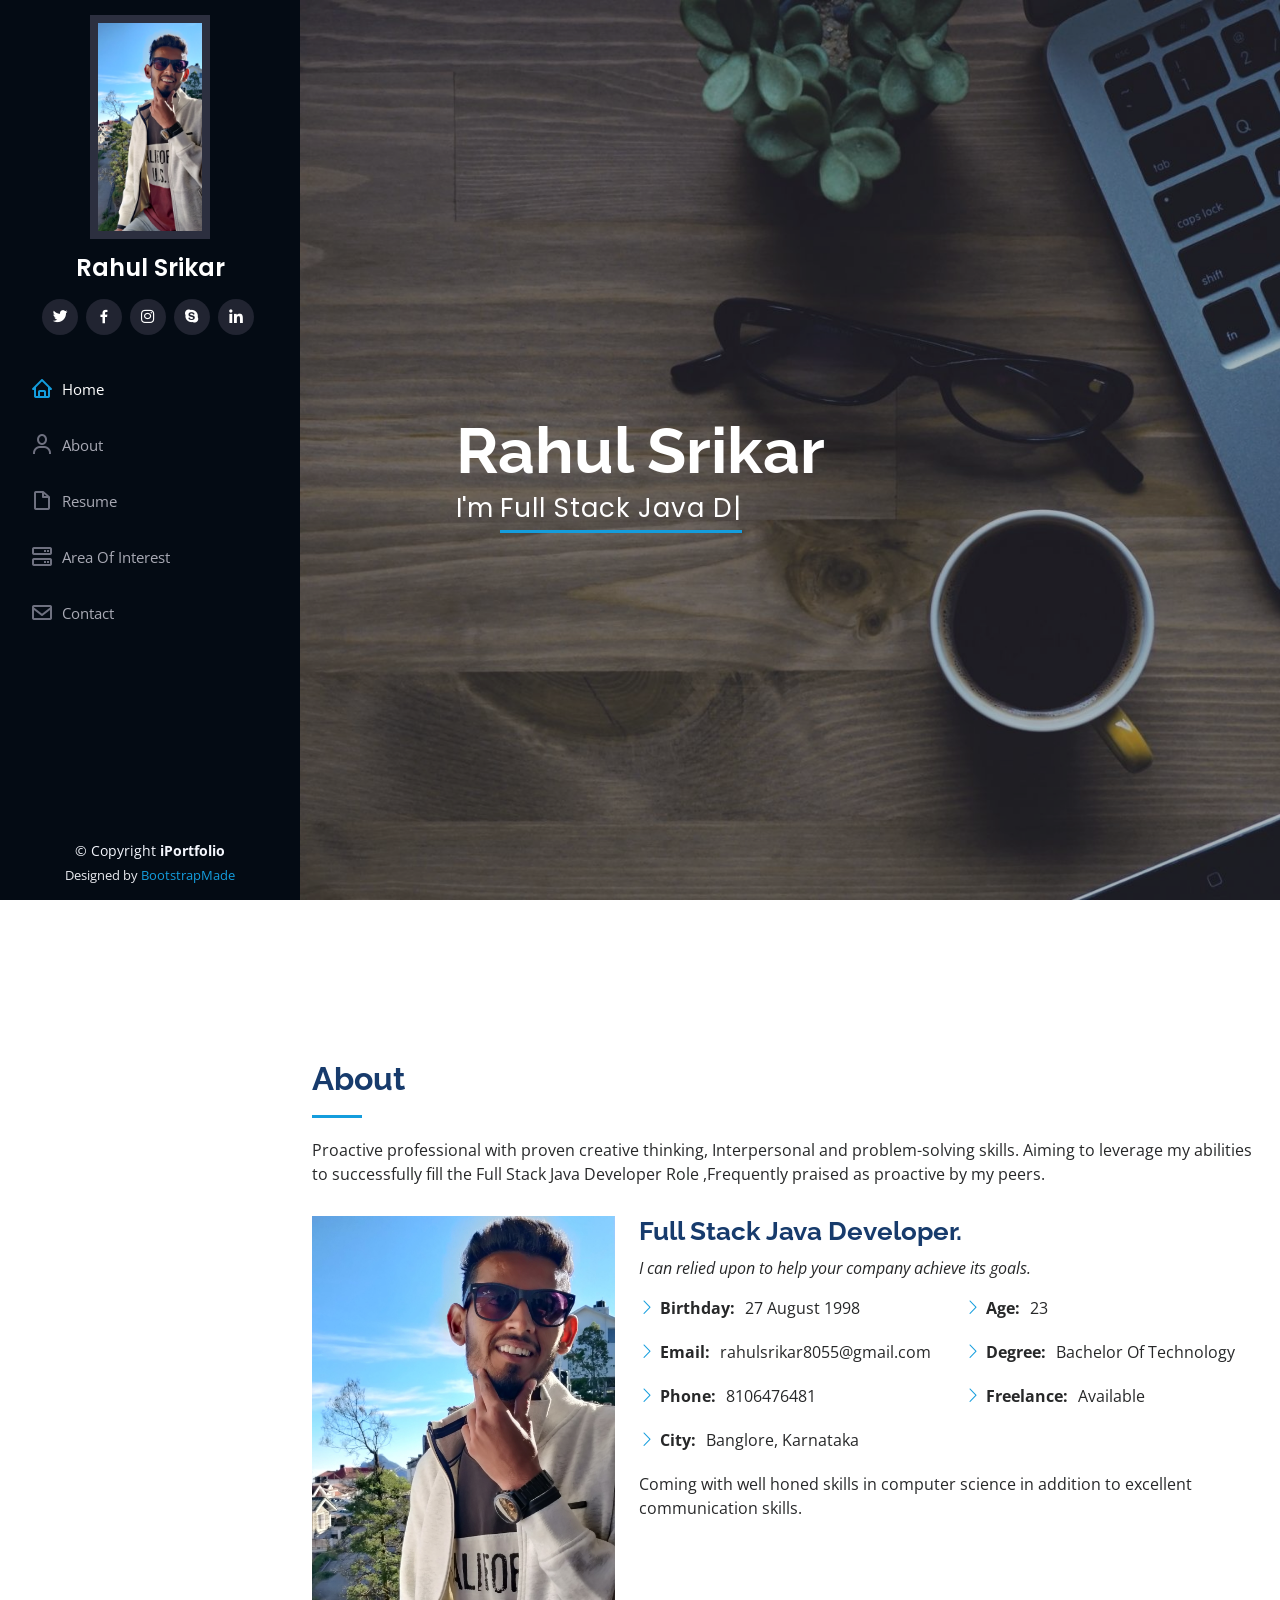
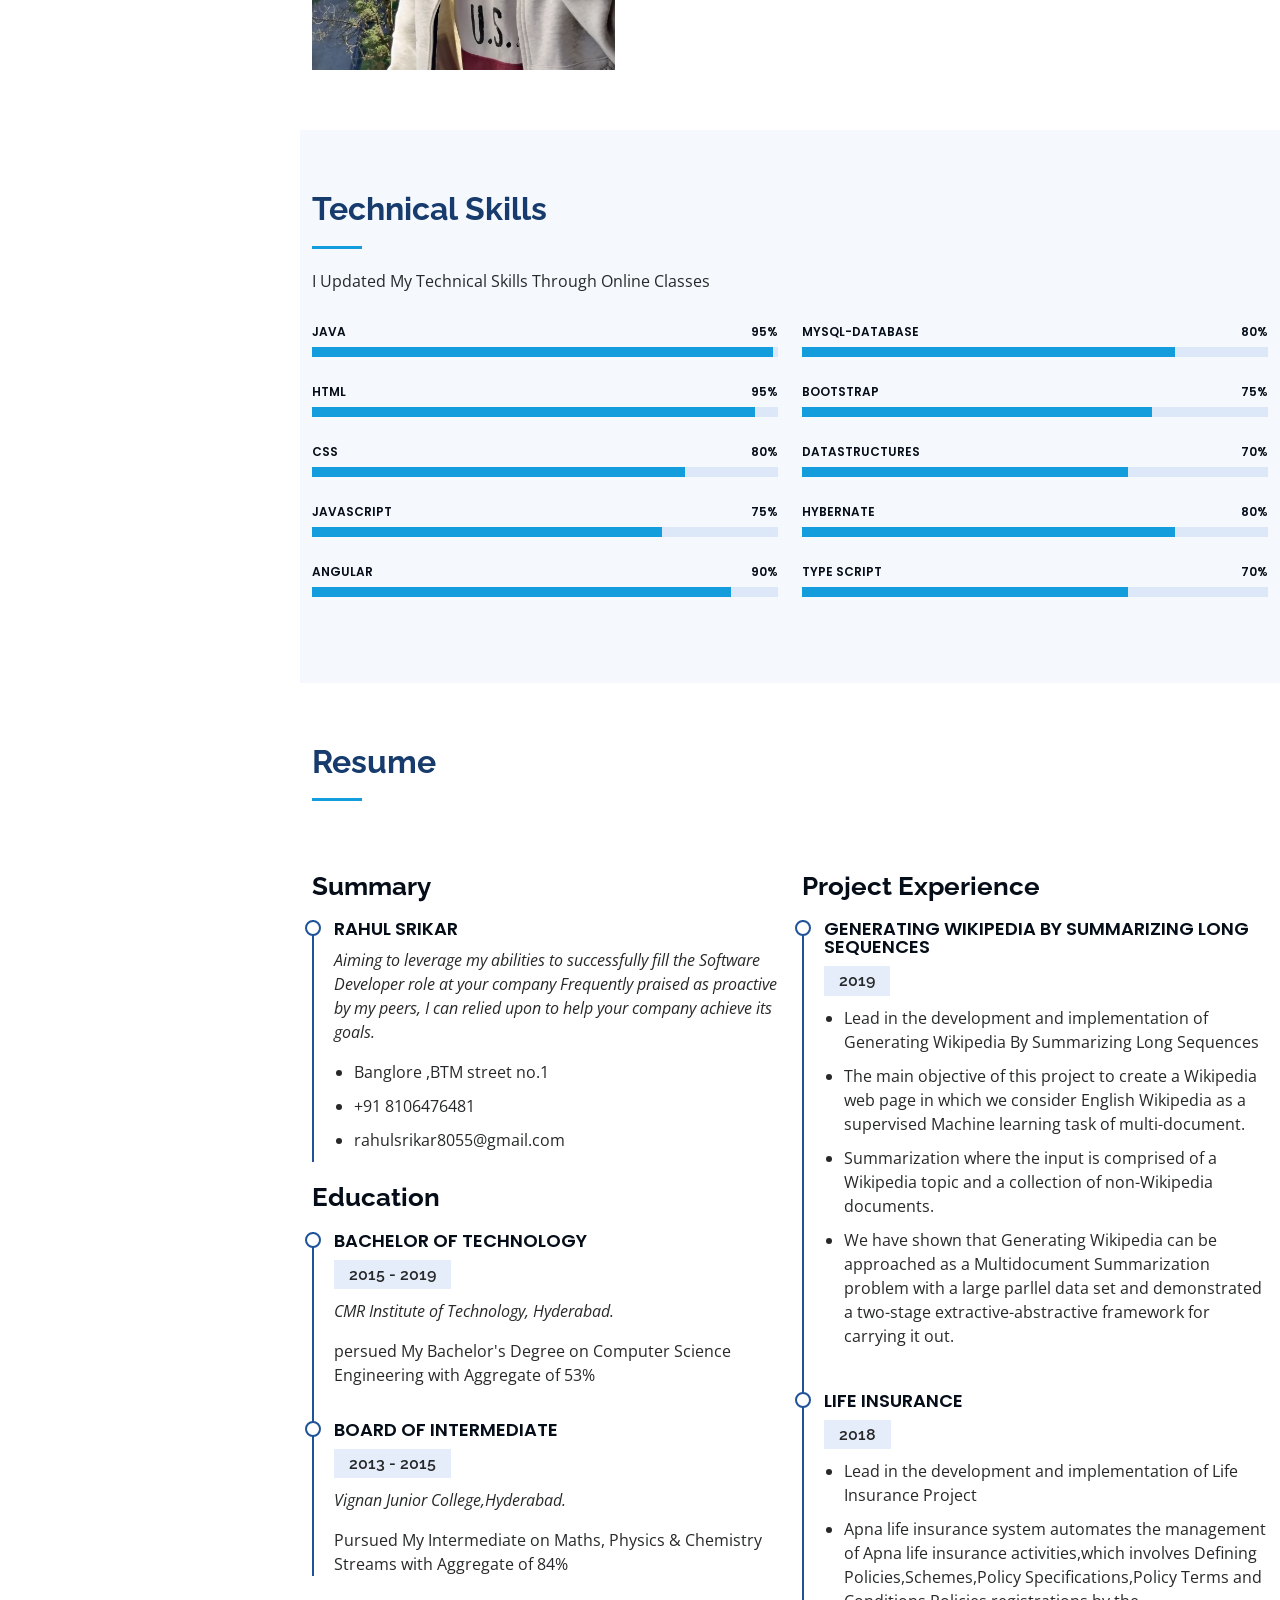
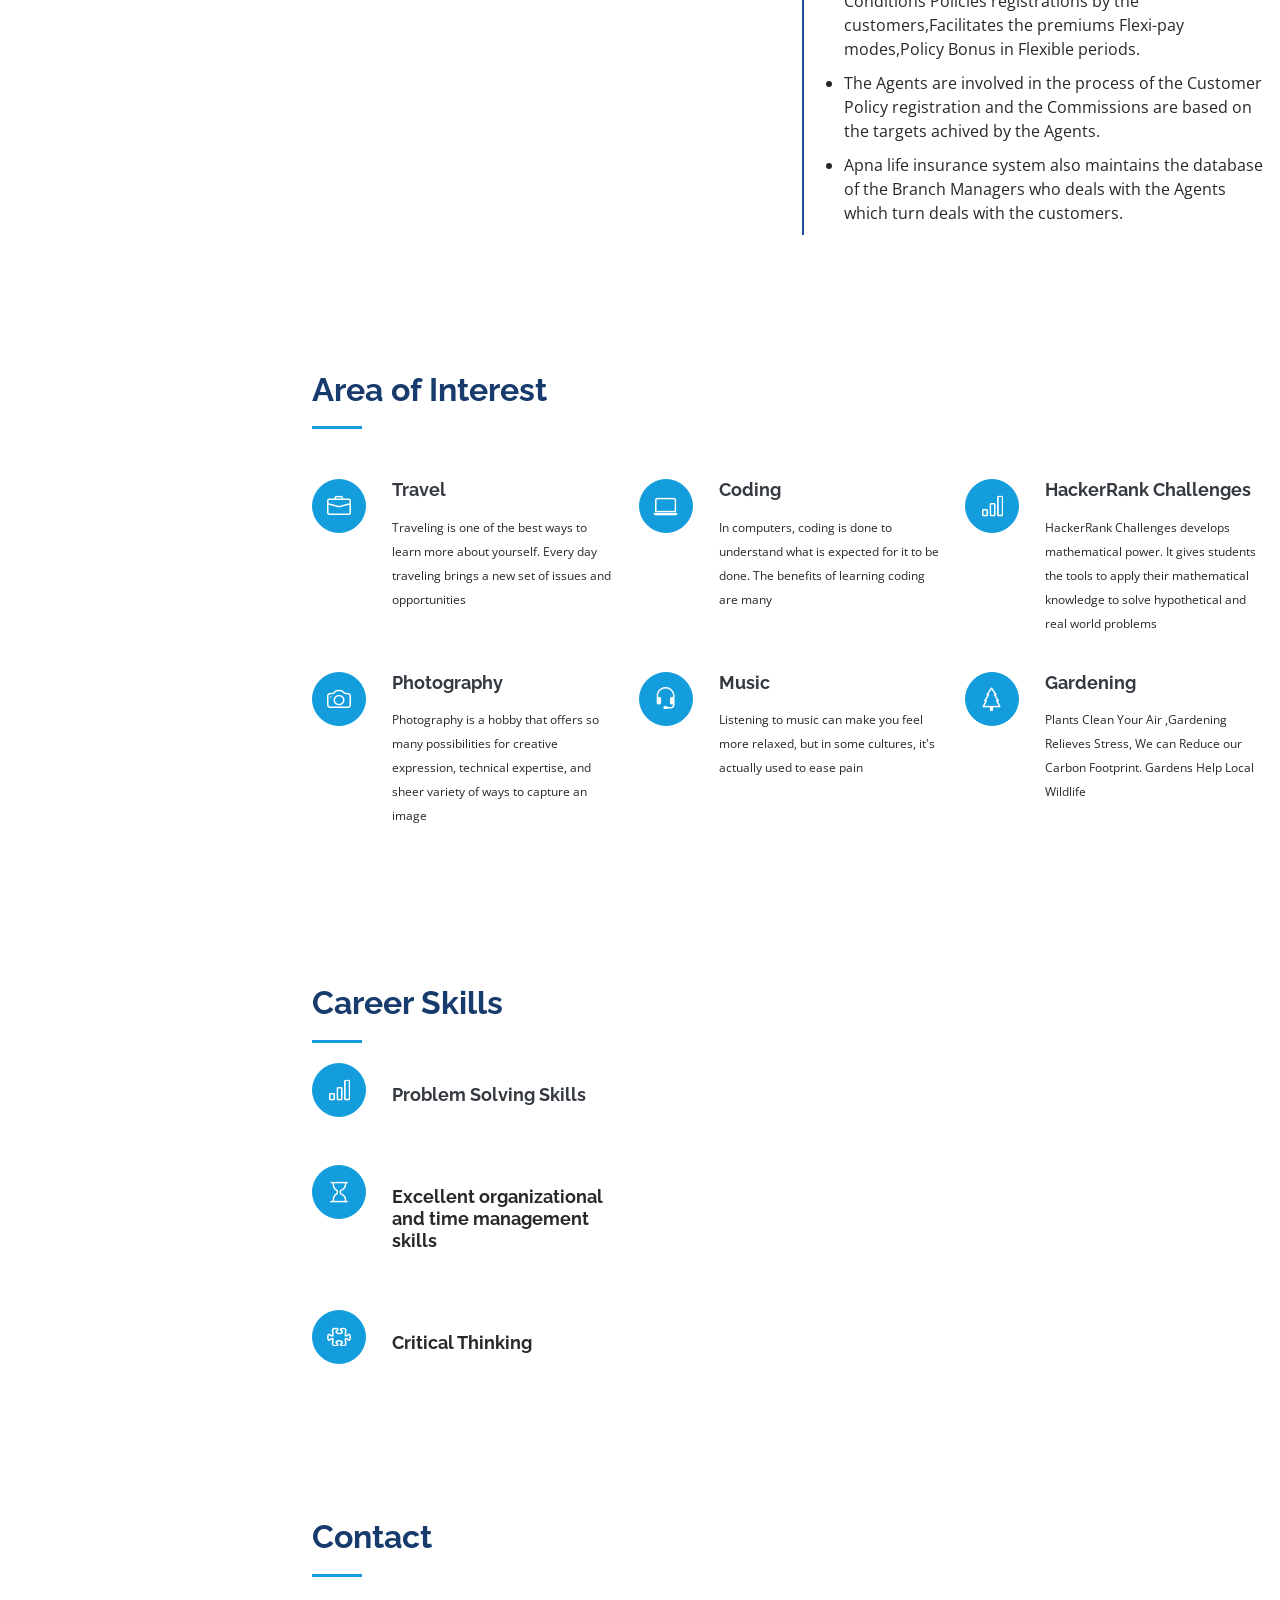
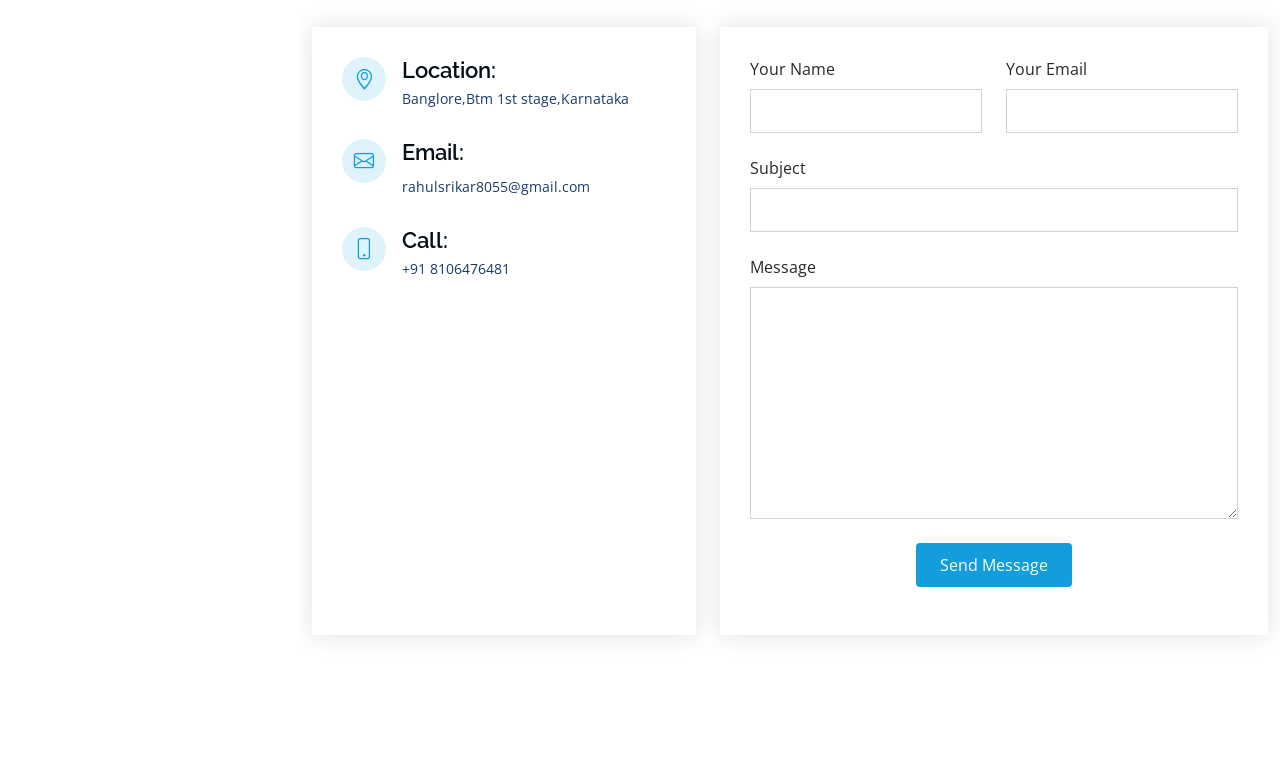
<file: index.html>
<!DOCTYPE html>
<html lang="en">

<head>
  <meta charset="utf-8">
  <meta content="width=device-width, initial-scale=1.0" name="viewport">

  <title>iPortfolio Bootstrap  - Index</title>
  <meta content="" name="description">
  <meta content="" name="keywords">

  <!-- Favicons -->
  <link href="assets/img/favicon.png" rel="icon">
  <link href="assets/img/apple-touch-icon.png" rel="apple-touch-icon">

  <!-- Google Fonts -->
  <link href="https://fonts.googleapis.com/css?family=Open+Sans:300,300i,400,400i,600,600i,700,700i|Raleway:300,300i,400,400i,500,500i,600,600i,700,700i|Poppins:300,300i,400,400i,500,500i,600,600i,700,700i" rel="stylesheet">

  <!-- Vendor CSS Files -->
  <link href="assets/vendor/aos/aos.css" rel="stylesheet">
  <link href="assets/vendor/bootstrap/css/bootstrap.min.css" rel="stylesheet">
  <link href="assets/vendor/bootstrap-icons/bootstrap-icons.css" rel="stylesheet">
  <link href="assets/vendor/boxicons/css/boxicons.min.css" rel="stylesheet">
  <link href="assets/vendor/glightbox/css/glightbox.min.css" rel="stylesheet">
  <link href="assets/vendor/swiper/swiper-bundle.min.css" rel="stylesheet">

  <!-- Template Main CSS File -->
  <link href="assets/css/style.css" rel="stylesheet">

  <!-- =======================================================
  * Template Name: iPortfolio - v3.3.0
  * Template URL: https://bootstrapmade.com/iportfolio-bootstrap-portfolio-websites-template/
  * Author: BootstrapMade.com
  * License: https://bootstrapmade.com/license/
  ======================================================== -->
</head>

<body>

  <!-- ======= Mobile nav toggle button ======= -->
  <i class="bi bi-list mobile-nav-toggle d-xl-none"></i>

  <!-- ======= Header ======= -->
  <header id="header">
    <div class="d-flex flex-column">

      <div class="profile">
        <img src="assets/img/IMG_20210310_082957.jpg" alt="" class="bxl-instagram">
        <h1 class="text-light"><a href="index.html">Rahul Srikar</a></h1>
        <div class="social-links mt-3 text-center">
          <a href="https://twitter.com/RahulSrikar2" class="twitter"><i class="bx bxl-twitter"></i></a>
          <a href="https://www.facebook.com/rahul.srikar" class="facebook"><i class="bx bxl-facebook"></i></a>
          <a href="https://www.instagram.com/rahulsrikar" class="instagram"><i class="bx bxl-instagram"></i></a>
          <a href="https://join.skype.com/invite/v0g5RwCcSepy" class="google-plus"><i class="bx bxl-skype"></i></a>
          <a href="https://www.linkedin.com/in/rahul-srikar/" class="linkedin"><i class="bx bxl-linkedin"></i></a>
        </div>
      </div>

      <nav id="navbar" class="nav-menu navbar">
        <ul>
          <li><a href="#hero" class="nav-link scrollto active"><i class="bx bx-home"></i> <span>Home</span></a></li>
          <li><a href="#about" class="nav-link scrollto"><i class="bx bx-user"></i> <span>About</span></a></li>
          <li><a href="#resume" class="nav-link scrollto"><i class="bx bx-file-blank"></i> <span>Resume</span></a></li>
          <!-- <li><a href="#Certifications" class="nav-link scrollto"><i class="bx bx-book-content"></i> <span>Certifications</span></a></li> -->
          <li><a href="#services" class="nav-link scrollto"><i class="bx bx-server"></i> <span>Area Of Interest</span></a></li>
          <li><a href="#contact" class="nav-link scrollto"><i class="bx bx-envelope"></i> <span>Contact</span></a></li>
        </ul>
      </nav><!-- .nav-menu -->
    </div>
  </header><!-- End Header -->

  <!-- ======= Hero Section ======= -->
  <section id="hero" class="d-flex flex-column justify-content-center align-items-center">
    
    <div class="hero-container" data-aos="fade-in">
    
      <h1>Rahul Srikar</h1>
      <p>I'm <span class="typed" data-typed-items="Full Stack Java Developer, Freelancer, Photographer"></span></p>
    </div>
  </section><!-- End Hero -->

  <main id="main">

    <!-- ======= About Section ======= -->
    <section id="about" class="about">
      <div class="container">

        <div class="section-title">
          <h2>About</h2>
          <p>Proactive professional with proven creative thinking, Interpersonal and problem-solving skills. Aiming to leverage my abilities to successfully fill the Full Stack Java Developer Role ,Frequently praised as proactive by my peers.
            </p>
        </div>

        <div class="row">
          <div class="col-lg-4" data-aos="fade-right">
            <img src="assets/img/profile.jpg" class="img-fluid" alt="">
          </div>
          <div class="col-lg-8 pt-4 pt-lg-0 content" data-aos="fade-left">
            <h3>Full Stack Java Developer.</h3>
            <p class="fst-italic">
              I can relied upon to help your company achieve its goals.
            </p>
            <div class="row">
              <div class="col-lg-6">
                <ul>
                  <li><i class="bi bi-chevron-right"></i> <strong>Birthday:</strong> <span>27 August 1998</span></li>
                  <li><i class="bi bi-chevron-right"></i> <strong>Email:</strong> <span>rahulsrikar8055@gmail.com</span></li>
                  <li><i class="bi bi-chevron-right"></i> <strong>Phone:</strong> <span>8106476481</span></li>
                  <li><i class="bi bi-chevron-right"></i> <strong>City:</strong> <span>Banglore, Karnataka</span></li>
                </ul>
              </div>
              <div class="col-lg-6">
                <ul>
                  <li><i class="bi bi-chevron-right"></i> <strong>Age:</strong> <span>23</span></li>
                  <li><i class="bi bi-chevron-right"></i> <strong>Degree:</strong> <span>Bachelor Of Technology</span></li>
                  <!-- <li><i class="bi bi-chevron-right"></i> <strong>PhEmailone:</strong> <span>email@example.com</span></li> -->
                  <li><i class="bi bi-chevron-right"></i> <strong>Freelance:</strong> <span>Available</span></li>
                </ul>
              </div>
            </div>
            <p>
              Coming with well honed skills in computer science in addition to excellent communication skills.
            </p>
          </div>
        </div>

      </div>
    </section><!-- End About Section -->

    <!-- ======= Facts Section ======= -->
    <!-- <section id="facts" class="facts">
      <div class="container">

        <div class="section-title">
          <h2>Facts</h2>
          <p>Magnam dolores commodi suscipit. Necessitatibus eius consequatur ex aliquid fuga eum quidem. Sit sint consectetur velit. Quisquam quos quisquam cupiditate. Et nemo qui impedit suscipit alias ea. Quia fugiat sit in iste officiis commodi quidem hic quas.</p>
        </div>

        <div class="row no-gutters">

          <div class="col-lg-3 col-md-6 d-md-flex align-items-md-stretch" data-aos="fade-up">
            <div class="count-box">
              <i class="bi bi-emoji-smile"></i>
              <span data-purecounter-start="0" data-purecounter-end="232" data-purecounter-duration="1" class="purecounter"></span>
              <p><strong>Happy Clients</strong> consequuntur quae</p>
            </div>
          </div>

          <div class="col-lg-3 col-md-6 d-md-flex align-items-md-stretch" data-aos="fade-up" data-aos-delay="100">
            <div class="count-box">
              <i class="bi bi-journal-richtext"></i>
              <span data-purecounter-start="0" data-purecounter-end="521" data-purecounter-duration="1" class="purecounter"></span>
              <p><strong>Projects</strong> adipisci atque cum quia aut</p>
            </div>
          </div>

          <div class="col-lg-3 col-md-6 d-md-flex align-items-md-stretch" data-aos="fade-up" data-aos-delay="200">
            <div class="count-box">
              <i class="bi bi-headset"></i>
              <span data-purecounter-start="0" data-purecounter-end="1453" data-purecounter-duration="1" class="purecounter"></span>
              <p><strong>Hours Of Support</strong> aut commodi quaerat</p>
            </div>
          </div>

          <div class="col-lg-3 col-md-6 d-md-flex align-items-md-stretch" data-aos="fade-up" data-aos-delay="300">
            <div class="count-box">
              <i class="bi bi-people"></i>
              <span data-purecounter-start="0" data-purecounter-end="32" data-purecounter-duration="1" class="purecounter"></span>
              <p><strong>Hard Workers</strong> rerum asperiores dolor</p>
            </div>
          </div>

        </div>

      </div> -->
    </section><!-- End Facts Section -->

    <!-- ======= Skills Section ======= -->
    <section id="skills" class="skills section-bg">
      <div class="container">

        <div class="section-title">
          <h2>Technical Skills</h2>
          <p>I Updated My Technical Skills Through Online Classes</p>
        </div>

        <div class="row skills-content">

          <div class="col-lg-6" data-aos="fade-up">

            <div class="progress">
              <span class="skill">JAVA <i class="val">95%</i></span>
              <div class="progress-bar-wrap">
                <div class="progress-bar" role="progressbar" aria-valuenow="99" aria-valuemin="0" aria-valuemax="100"></div>
              </div>
            </div>

            <div class="progress">
              <span class="skill">HTML <i class="val">95%</i></span>
              <div class="progress-bar-wrap">
                <div class="progress-bar" role="progressbar" aria-valuenow="95" aria-valuemin="0" aria-valuemax="100"></div>
              </div>
            </div>
            <div class="progress">
              <span class="skill">CSS <i class="val">80%</i></span>
              <div class="progress-bar-wrap">
                <div class="progress-bar" role="progressbar" aria-valuenow="80" aria-valuemin="0" aria-valuemax="100"></div>
              </div>
            </div>

            <div class="progress">
              <span class="skill">JavaScript <i class="val">75%</i></span>
              <div class="progress-bar-wrap">
                <div class="progress-bar" role="progressbar" aria-valuenow="75" aria-valuemin="0" aria-valuemax="100"></div>
              </div>
            </div>
            
            <div class="progress">
              <span class="skill">Angular <i class="val">90%</i></span>
              <div class="progress-bar-wrap">
                <div class="progress-bar" role="progressbar" aria-valuenow="90" aria-valuemin="0" aria-valuemax="100"></div>
              </div>
            </div>

          </div>

          <div class="col-lg-6" data-aos="fade-up" data-aos-delay="100">

            <div class="progress">
              <span class="skill">MySQL-DATABASE<i class="val">80%</i></span>
              <div class="progress-bar-wrap">
                <div class="progress-bar" role="progressbar" aria-valuenow="80" aria-valuemin="0" aria-valuemax="100"></div>
              </div>
            </div>

            <div class="progress">
              <span class="skill">BOOTSTRAP<i class="val">75%</i></span>
              <div class="progress-bar-wrap">
                <div class="progress-bar" role="progressbar" aria-valuenow="75" aria-valuemin="0" aria-valuemax="100"></div>
              </div>
            </div>

            <div class="progress">
              <span class="skill">DataStructures <i class="val">70%</i></span>
              <div class="progress-bar-wrap">
                <div class="progress-bar" role="progressbar" aria-valuenow="70" aria-valuemin="0" aria-valuemax="100"></div>
              </div>
            </div>

          
          <div class="progress">
            <span class="skill">Hybernate <i class="val">80%</i></span>
            <div class="progress-bar-wrap">
              <div class="progress-bar" role="progressbar" aria-valuenow="80" aria-valuemin="0" aria-valuemax="100"></div>
            </div>
          </div>
          
          <div class="progress">
            <span class="skill">Type Script<i class="val">70%</i></span>
            <div class="progress-bar-wrap">
              <div class="progress-bar" role="progressbar" aria-valuenow="70" aria-valuemin="0" aria-valuemax="100"></div>
            </div>
          </div>
        </div>
       </div>
      </div>
    </section><!-- End Skills Section -->

    <!-- ======= Resume Section ======= -->
    <section id="resume" class="resume">
      <div class="container">

        <div class="section-title">
          <h2>Resume</h2>
          <!-- <p>Magnam dolores commodi suscipit. Necessitatibus eius consequatur ex aliquid fuga eum quidem. Sit sint consectetur velit. Quisquam quos quisquam cupiditate. Et nemo qui impedit suscipit alias ea. Quia fugiat sit in iste officiis commodi quidem hic quas.</p> -->
        </div>

        <div class="row">
          <div class="col-lg-6" data-aos="fade-up">
            <h3 class="resume-title">Summary</h3>
            <div class="resume-item pb-0">
              <h4>Rahul Srikar</h4>
              <p><em>Aiming to leverage my abilities to successfully fill the Software Developer role at your company Frequently praised as proactive by my peers, I can relied upon to help your company achieve its goals.</em></p>
              <ul>
                <li>Banglore ,BTM street no.1</li>
                <li>+91 8106476481</li>
                <li>rahulsrikar8055@gmail.com</li>
              </ul>
            </div>

            <h3 class="resume-title">Education</h3>
            <div class="resume-item">
              <h4>Bachelor of Technology</h4>
              <h5>2015 - 2019</h5>
              <p><em>CMR Institute of Technology, Hyderabad.</em></p>
              <p>persued My Bachelor's Degree on Computer Science Engineering with Aggregate of 53%</p>
            </div>
            <div class="resume-item">
              <h4>Board Of Intermediate</h4>
              <h5>2013 - 2015</h5>
              <p><em>Vignan Junior College,Hyderabad.</em></p>
              <p>Pursued My Intermediate on Maths, Physics & Chemistry Streams with Aggregate of 84% </p>
            </div>
          </div>
          <div class="col-lg-6" data-aos="fade-up" data-aos-delay="100">
            <h3 class="resume-title">Project Experience</h3>
            <div class="resume-item">
              <h4>Generating Wikipedia By Summarizing Long Sequences  </h4>
              <h5>2019 </h5>
              <!-- <p><em>Experion, New York, NY </em></p> -->
              <ul>
                <li>Lead in the development and implementation of Generating Wikipedia By Summarizing Long Sequences</li>
                <li>The main objective of this project to create a Wikipedia web page in which we consider English Wikipedia as a supervised Machine learning task of multi-document. </li>
                <li>Summarization where the input is comprised of a Wikipedia topic and a collection of non-Wikipedia documents.</li>
                <li>We have shown that Generating Wikipedia can be approached as a Multidocument Summarization problem with a large parllel data set and demonstrated a two-stage extractive-abstractive framework for carrying it out.</li>
              </ul>
            </div>
            <div class="resume-item">
              <h4>LIFE INSURANCE</h4>
              <h5>2018</h5>
              <!-- <p><em>Stepping Stone Advertising, New York, NY</em></p> -->
              <ul>
                <li>Lead in the development and implementation of Life Insurance Project</li>
                <li>Apna life insurance system automates the management of Apna life insurance activities,which involves Defining Policies,Schemes,Policy Specifications,Policy Terms and Conditions Policies registrations by the customers,Facilitates the premiums Flexi-pay modes,Policy Bonus in Flexible periods.</li>
                <li>The Agents are involved in the process of the Customer Policy registration and the Commissions are based on the targets achived by the Agents.</li>
                <li> Apna life insurance system also maintains the database of the Branch Managers who deals with the Agents which turn deals with the customers.</li>
              </ul>
            </div>
            
          </div>
        </div>

      </div>
    </section><!-- End Resume Section -->

    <!-- ======= Portfolio Section ======= -->
     <!-- <section id="portfolio" class="portfolio section-bg">
      <div class="container">

        <div class="section-title">
          <h2Certifications</h2>
         

         <p>Magnam dolores commodi suscipit. Necessitatibus eius consequatur ex aliquid fuga eum quidem. Sit sint consectetur velit. Quisquam quos quisquam cupiditate. Et nemo qui impedit suscipit alias ea. Quia fugiat sit in iste officiis commodi quidem hic quas.</p>
        </div>

        <div class="row" data-aos="fade-up">
          <div class="col-lg-12 d-flex justify-content-center">
            <ul id="portfolio-flters">
              <li data-filter="*" class="filter-active">All</li>
              <li data-filter=".filter-app">App</li>
              <li data-filter=".filter-card">Card</li>
              <li data-filter=".filter-web">Web</li>
            </ul>
          </div>
        </div>

        <div class="row portfolio-container" data-aos="fade-up" data-aos-delay="100">

          <div class="col-lg-4 col-md-6 portfolio-item filter-app">
            <div class="portfolio-wrap">
              <img src="assets/img/portfolio/portfolio-1.jpg" class="img-fluid" alt="">
              <div class="portfolio-links">
                <a href="assets/img/portfolio/portfolio-1.jpg" data-gallery="portfolioGallery" class="portfolio-lightbox" title="App 1"><i class="bx bx-plus"></i></a>
                <a href="portfolio-details.html" title="More Details"><i class="bx bx-link"></i></a>
              </div>
            </div>
          </div>

          <div class="col-lg-4 col-md-6 portfolio-item filter-web">
            <div class="portfolio-wrap">
              <img src="assets/img/portfolio/portfolio-2.jpg" class="img-fluid" alt="">
              <div class="portfolio-links">
                <a href="assets/img/portfolio/portfolio-2.jpg" data-gallery="portfolioGallery" class="portfolio-lightbox" title="Web 3"><i class="bx bx-plus"></i></a>
                <a href="portfolio-details.html" title="More Details"><i class="bx bx-link"></i></a>
              </div>
            </div>
          </div>

          <div class="col-lg-4 col-md-6 portfolio-item filter-app">
            <div class="portfolio-wrap">
              <img src="assets/img/portfolio/portfolio-3.jpg" class="img-fluid" alt="">
              <div class="portfolio-links">
                <a href="assets/img/portfolio/portfolio-3.jpg" data-gallery="portfolioGallery" class="portfolio-lightbox" title="App 2"><i class="bx bx-plus"></i></a>
                <a href="portfolio-details.html" title="More Details"><i class="bx bx-link"></i></a>
              </div>
            </div>
          </div>

          <div class="col-lg-4 col-md-6 portfolio-item filter-card">
            <div class="portfolio-wrap">
              <img src="assets/img/portfolio/portfolio-4.jpg" class="img-fluid" alt="">
              <div class="portfolio-links">
                <a href="assets/img/portfolio/portfolio-4.jpg" data-gallery="portfolioGallery" class="portfolio-lightbox" title="Card 2"><i class="bx bx-plus"></i></a>
                <a href="portfolio-details.html" title="More Details"><i class="bx bx-link"></i></a>
              </div>
            </div>
          </div>

          <div class="col-lg-4 col-md-6 portfolio-item filter-web">
            <div class="portfolio-wrap">
              <img src="assets/img/portfolio/portfolio-5.jpg" class="img-fluid" alt="">
              <div class="portfolio-links">
                <a href="assets/img/portfolio/portfolio-5.jpg" data-gallery="portfolioGallery" class="portfolio-lightbox" title="Web 2"><i class="bx bx-plus"></i></a>
                <a href="portfolio-details.html" title="More Details"><i class="bx bx-link"></i></a>
              </div>
            </div>
          </div>

          <div class="col-lg-4 col-md-6 portfolio-item filter-app">
            <div class="portfolio-wrap">
              <img src="assets/img/portfolio/portfolio-6.jpg" class="img-fluid" alt="">
              <div class="portfolio-links">
                <a href="assets/img/portfolio/portfolio-6.jpg" data-gallery="portfolioGallery" class="portfolio-lightbox" title="App 3"><i class="bx bx-plus"></i></a>
                <a href="portfolio-details.html" title="More Details"><i class="bx bx-link"></i></a>
              </div>
            </div>
          </div>

          <div class="col-lg-4 col-md-6 portfolio-item filter-card">
            <div class="portfolio-wrap">
              <img src="assets/img/portfolio/portfolio-7.jpg" class="img-fluid" alt="">
              <div class="portfolio-links">
                <a href="assets/img/portfolio/portfolio-7.jpg" data-gallery="portfolioGallery" class="portfolio-lightbox" title="Card 1"><i class="bx bx-plus"></i></a>
                <a href="portfolio-details.html" title="More Details"><i class="bx bx-link"></i></a>
              </div>
            </div>
          </div>

          <div class="col-lg-4 col-md-6 portfolio-item filter-card">
            <div class="portfolio-wrap">
              <img src="assets/img/portfolio/portfolio-8.jpg" class="img-fluid" alt="">
              <div class="portfolio-links">
                <a href="assets/img/portfolio/portfolio-8.jpg" data-gallery="portfolioGallery" class="portfolio-lightbox" title="Card 3"><i class="bx bx-plus"></i></a>
                <a href="portfolio-details.html" title="More Details"><i class="bx bx-link"></i></a>
              </div>
            </div>
          </div>

          <div class="col-lg-4 col-md-6 portfolio-item filter-web">
            <div class="portfolio-wrap">
              <img src="assets/img/portfolio/portfolio-9.jpg" class="img-fluid" alt="">
              <div class="portfolio-links">
                <a href="assets/img/portfolio/portfolio-9.jpg" data-gallery="portfolioGallery" class="portfolio-lightbox" title="Web 3"><i class="bx bx-plus"></i></a>
                <a href="portfolio-details.html" title="More Details"><i class="bx bx-link"></i></a>
              </div>
            </div>
          </div>

        </div>

      </div> -->
   

    <!-- ======= Area Of Interest Section ======= -->
    <section id="services" class="services">
      <div class="container">

        <div class="section-title">
          <h2>Area of Interest</h2>
          <!-- <p>Magnam dolores commodi suscipit. Necessitatibus eius consequatur ex aliquid fuga eum quidem. Sit sint consectetur velit. Quisquam quos quisquam cupiditate. Et nemo qui impedit suscipit alias ea. Quia fugiat sit in iste officiis commodi quidem hic quas.</p> -->
        </div>

        <div class="row">
          <div class="col-lg-4 col-md-6 icon-box" data-aos="fade-up">
            <div class="icon"><i class="bi bi-briefcase"></i></div>
            <h4 class="title"><a href="">Travel</a></h4>
            <p class="description">Traveling is one of the best ways to learn more about yourself. Every day traveling brings a new set of issues and opportunities </p>
          </div>
          <div class="col-lg-4 col-md-6 icon-box" data-aos="fade-up" data-aos-delay="100">
            <div class="icon"><i class="bi bi-laptop"></i></div>
            <h4 class="title"><a href="">Coding</a></h4>
            <p class="description">In computers, coding is done to understand what is expected for it to be done. The benefits of learning coding are many</p>
          </div>
          <div class="col-lg-4 col-md-6 icon-box" data-aos="fade-up" data-aos-delay="200">
            <div class="icon"><i class="bi bi-bar-chart"></i></div>
            <h4 class="title"><a href="">HackerRank Challenges</a></h4>
            <p class="description">HackerRank Challenges develops mathematical power. It gives students the tools to apply their mathematical knowledge to solve hypothetical and real world problems</p>
          </div>
          <div class="col-lg-4 col-md-6 icon-box" data-aos="fade-up" data-aos-delay="300">
            <div class="icon"><i class="bi bi-camera"></i></div>
            <h4 class="title"><a href="">Photography</a></h4>
            <p class="description"> Photography is a hobby that offers so many possibilities for creative expression, technical expertise, and sheer variety of ways to capture an image
            </p>
          </div>
          <div class="col-lg-4 col-md-6 icon-box" data-aos="fade-up" data-aos-delay="400">
            <div class="icon"><i class="bi bi-headset"></i></div>
            <h4 class="title"><a href="">Music</a></h4>
            <p class="description">Listening to music can make you feel more relaxed, but in some cultures, it's actually used to ease pain</p>
          </div>
           <div class="col-lg-4 col-md-6 icon-box" data-aos="fade-up" data-aos-delay="500">
            <div class="icon"><i class="bi bi-tree"></i></div>
            <h4 class="title"><a href="">Gardening</a></h4>
            <p class="description">Plants Clean Your Air ,Gardening Relieves Stress, We can Reduce our Carbon Footprint. Gardens Help Local Wildlife</p>
          </div>
        </div> 

      </div>
    </section><!-- End Services Section -->

    <!-- ======= Testimonials Section ======= -->
    <section id="services" class="services">
      <div class="container">

        <div class="section-title">
          <h2>Career Skills</h2>
          <!-- <p>Magnam dolores commodi suscipit. Necessitatibus eius consequatur ex aliquid fuga eum quidem. Sit sint consectetur velit. Quisquam quos quisquam cupiditate. Et nemo qui impedit suscipit alias ea. Quia fugiat sit in iste officiis commodi quidem hic quas.</p> -->
          <div class="col-lg-4 col-md-6 icon-box" data-aos="fade-up" data-aos-delay="400">
            <div class="icon"><i class="bi bi-bar-chart"></i></div>
            <h4 class="title"><br><a href=""> Problem Solving Skills</a></h4>
            <div class="col-lg-4 col-md-6 icon-box" data-aos="fade-up" data-aos-delay="400">
             <br>
            </div>
             
            
              <div class="icon"><i class="bi bi-hourglass"></i></div>
              <h4 class="title"> <br><p>Excellent organizational and time management skills</p></h4>
              <br>
            </div>
             
          
              <div class="icon"><i class="bi bi-puzzle"></i></div>
              <h4 class="title"> <br> <p>Critical Thinking</p></h4>
  
         
 
        </div>
        </li>
        <!-- <div class="testimonials-slider swiper-container" data-aos="fade-up" data-aos-delay="100">
          <div class="swiper-wrapper">

            <div class="swiper-slide">
              <div class="testimonial-item" data-aos="fade-up">
                <p>
                  <i class="bx bxs-quote-alt-left quote-icon-left"></i>
                  Proin iaculis purus consequat sem cure digni ssim donec porttitora entum suscipit rhoncus. Accusantium quam, ultricies eget id, aliquam eget nibh et. Maecen aliquam, risus at semper.
                  <i class="bx bxs-quote-alt-right quote-icon-right"></i>
                </p>
                <img src="assets/img/testimonials/testimonials-1.jpg" class="testimonial-img" alt="">
                <h3>Saul Goodman</h3>
                <h4>Ceo &amp; Founder</h4>
              </div> -->
            </div><!-- End testimonial item -->
<!-- 
            <div class="swiper-slide">
              <div class="testimonial-item" data-aos="fade-up" data-aos-delay="100">
                <p>
                  <i class="bx bxs-quote-alt-left quote-icon-left"></i>
                  Export tempor illum tamen malis malis eram quae irure esse labore quem cillum quid cillum eram malis quorum velit fore eram velit sunt aliqua noster fugiat irure amet legam anim culpa.
                  <i class="bx bxs-quote-alt-right quote-icon-right"></i>
                </p>
                <img src="assets/img/testimonials/testimonials-2.jpg" class="testimonial-img" alt="">
                <h3>Sara Wilsson</h3>
                <h4>Designer</h4>
              </div>
            </div>End testimonial item -->

            <!-- <div class="swiper-slide">
              <div class="testimonial-item" data-aos="fade-up" data-aos-delay="200">
                <p>
                  <i class="bx bxs-quote-alt-left quote-icon-left"></i>
                  Enim nisi quem export duis labore cillum quae magna enim sint quorum nulla quem veniam duis minim tempor labore quem eram duis noster aute amet eram fore quis sint minim.
                  <i class="bx bxs-quote-alt-right quote-icon-right"></i>
                </p>
                <img src="assets/img/testimonials/testimonials-3.jpg" class="testimonial-img" alt="">
                <h3>Jena Karlis</h3>
                <h4>Store Owner</h4>
              </div>
            </div><!-- End testimonial item -->

            <!-- <div class="swiper-slide">
              <div class="testimonial-item" data-aos="fade-up" data-aos-delay="300">
                <p>
                  <i class="bx bxs-quote-alt-left quote-icon-left"></i>
                  Fugiat enim eram quae cillum dolore dolor amet nulla culpa multos export minim fugiat minim velit minim dolor enim duis veniam ipsum anim magna sunt elit fore quem dolore labore illum veniam.
                  <i class="bx bxs-quote-alt-right quote-icon-right"></i>
                </p>
                <img src="assets/img/testimonials/testimonials-4.jpg" class="testimonial-img" alt="">
                <h3>Matt Brandon</h3>
                <h4>Freelancer</h4>
              </div> -->
            </div><!-- End testimonial item -->

            <!-- <div class="swiper-slide">
              <div class="testimonial-item" data-aos="fade-up" data-aos-delay="400">
                <p>
                  <i class="bx bxs-quote-alt-left quote-icon-left"></i>
                  Quis quorum aliqua sint quem legam fore sunt eram irure aliqua veniam tempor noster veniam enim culpa labore duis sunt culpa nulla illum cillum fugiat legam esse veniam culpa fore nisi cillum quid.
                  <i class="bx bxs-quote-alt-right quote-icon-right"></i>
                </p>
                <img src="assets/img/testimonials/testimonials-5.jpg" class="testimonial-img" alt="">
                <h3>John Larson</h3>
                <h4>Entrepreneur</h4>
              </div>
            </div>End testimonial item  -->

          <!-- </div> -->
          <div class="swiper-pagination"></div>
        </div>

      </div>
    </section><!-- End Testimonials Section -->

    <!-- ======= Contact Section ======= -->
    <section id="contact" class="contact">
      <div class="container">

        <div class="section-title">
          <h2>Contact</h2>
          <!-- <p>Magnam dolores commodi suscipit. Necessitatibus eius consequatur ex aliquid fuga eum quidem. Sit sint consectetur velit. Quisquam quos quisquam cupiditate. Et nemo qui impedit suscipit alias ea. Quia fugiat sit in iste officiis commodi quidem hic quas.</p> -->
        </div>

        <div class="row" data-aos="fade-in">

          <div class="col-lg-5 d-flex align-items-stretch">
            <div class="info">
              <div class="address">
                <i class="bi bi-geo-alt"></i>
                <h4>Location:</h4>
                <p>Banglore,Btm 1st stage,Karnataka</p>
              </div>

              <div class="email">
                <i class="bi bi-envelope"></i>
                <h4>Email:</h4>
                <p>rahulsrikar8055@gmail.com</p>
              </div>

              <div class="phone">
                <i class="bi bi-phone"></i>
                <h4>Call:</h4>
                <p>+91 8106476481</p>
              </div>

              <iframe src="https://www.google.com/maps/embed?pb=!1m18!1m12!1m3!1d3888.8309810412375!2d77.61719486464463!3d12.918582440890628!2m3!1f0!2f0!3f0!3m2!1i1024!2i768!4f13.1!3m3!1m2!1s0x3bae14f764f79589%3A0x79e299026dc08a27!2sDollar%20Scheme%20Colony%2C%201st%20Stage%2C%20BTM%20Layout%2C%20Bengaluru%2C%20Karnataka%20560068!5e0!3m2!1sen!2sin!4v1623956620972!5m2!1sen!2sin"  frameborder="0" style="border:0; width: 100%; height: 290px;" allowfullscreen></iframe>
            </div>

          </div>

          <div class="col-lg-7 mt-5 mt-lg-0 d-flex align-items-stretch">
            <form action="forms/contact.php" method="post" role="form" class="php-email-form">
              <div class="row">
                <div class="form-group col-md-6">
                  <label for="name">Your Name</label>
                  <input type="text" name="name" class="form-control" id="name" required>
                </div>
                <div class="form-group col-md-6">
                  <label for="name">Your Email</label>
                  <input type="email" class="form-control" name="email" id="email" required>
                </div>
              </div>
              <div class="form-group">
                <label for="name">Subject</label>
                <input type="text" class="form-control" name="subject" id="subject" required>
              </div>
              <div class="form-group">
                <label for="name">Message</label>
                <textarea class="form-control" name="message" rows="10" required></textarea>
              </div>
              <div class="my-3">
                <div class="loading">Loading</div>
                <div class="error-message"></div>
                <div class="sent-message">Your message has been sent. Thank you!</div>
              </div>
              <div class="text-center"><button type="submit">Send Message</button></div>
            </form>
          </div>

        </div>

      </div>
    </section><!-- End Contact Section -->

  </main><!-- End #main -->

  <!-- ======= Footer ======= -->
  <footer id="footer">
    <div class="container">
      <div class="copyright">
        &copy; Copyright <strong><span>iPortfolio</span></strong>
      </div>
      <div class="credits">
        <!-- All the links in the footer should remain intact. -->
        <!-- You can delete the links only if you purchased the pro version. -->
        <!-- Licensing information: https://bootstrapmade.com/license/ -->
        <!-- Purchase the pro version with working PHP/AJAX contact form: https://bootstrapmade.com/iportfolio-bootstrap-portfolio-websites-template/ -->
        Designed by <a href="https://bootstrapmade.com/">BootstrapMade</a>
      </div>
    </div>
  </footer><!-- End  Footer -->

  <a href="#" class="back-to-top d-flex align-items-center justify-content-center"><i class="bi bi-arrow-up-short"></i></a>

  <!-- Vendor JS Files -->
  <script src="assets/vendor/aos/aos.js"></script>
  <script src="assets/vendor/bootstrap/js/bootstrap.bundle.min.js"></script>
  <script src="assets/vendor/glightbox/js/glightbox.min.js"></script>
  <script src="assets/vendor/isotope-layout/isotope.pkgd.min.js"></script>
  <script src="assets/vendor/php-email-form/validate.js"></script>
  <script src="assets/vendor/purecounter/purecounter.js"></script>
  <script src="assets/vendor/swiper/swiper-bundle.min.js"></script>
  <script src="assets/vendor/typed.js/typed.min.js"></script>
  <script src="assets/vendor/waypoints/noframework.waypoints.js"></script>

  <!-- Template Main JS File -->
  <script src="assets/js/main.js"></script>

</body>

</html>
</file>
<file: assets/css/style.css>
/**
* Template Name: iPortfolio - v3.3.0
* Template URL: https://bootstrapmade.com/iportfolio-bootstrap-portfolio-websites-template/
* Author: BootstrapMade.com
* License: https://bootstrapmade.com/license/
*/

/*--------------------------------------------------------------
# General
--------------------------------------------------------------*/
body {
  font-family: "Open Sans", sans-serif;
  color: #272829;
}

a {
  color: #149ddd;
  text-decoration: none;
}

a:hover {
  color: #37b3ed;
  text-decoration: none;
}

h1, h2, h3, h4, h5, h6 {
  font-family: "Raleway", sans-serif;
}

/*--------------------------------------------------------------
# Back to top button
--------------------------------------------------------------*/
.back-to-top {
  position: fixed;
  visibility: hidden;
  opacity: 0;
  right: 15px;
  bottom: 15px;
  z-index: 996;
  background: #149ddd;
  width: 40px;
  height: 40px;
  border-radius: 50px;
  transition: all 0.4s;
}

.back-to-top i {
  font-size: 28px;
  color: #fff;
  line-height: 0;
}

.back-to-top:hover {
  background: #2eafec;
  color: #fff;
}

.back-to-top.active {
  visibility: visible;
  opacity: 1;
}

/*--------------------------------------------------------------
# Header
--------------------------------------------------------------*/
#header {
  position: fixed;
  top: 0;
  left: 0;
  bottom: 0;
  width: 300px;
  transition: all ease-in-out 0.5s;
  z-index: 9997;
  transition: all 0.5s;
  padding: 0 15px;
  background: #040b14;
  overflow-y: auto;
}

#header .profile img {
  margin: 15px auto;
  display: block;
  width: 120px;
  border: 8px solid #2c2f3f;
}

#header .profile h1 {
  font-size: 24px;
  margin: 0;
  padding: 0;
  font-weight: 600;
  -moz-text-align-last: center;
  text-align-last: center;
  font-family: "Poppins", sans-serif;
}

#header .profile h1 a, #header .profile h1 a:hover {
  color: #fff;
  text-decoration: none;
}

#header .profile .social-links a {
  font-size: 18px;
  display: inline-block;
  background: #212431;
  color: #fff;
  line-height: 1;
  padding: 8px 0;
  margin-right: 4px;
  border-radius: 50%;
  text-align: center;
  width: 36px;
  height: 36px;
  transition: 0.3s;
}

#header .profile .social-links a:hover {
  background: #149ddd;
  color: #fff;
  text-decoration: none;
}

#main {
  margin-left: 300px;
}

@media (max-width: 1199px) {
  #header {
    left: -300px;
  }
  #main {
    margin-left: 0;
  }
}

/*--------------------------------------------------------------
# Navigation Menu
--------------------------------------------------------------*/
/* Desktop Navigation */
.nav-menu {
  padding: 30px 0 0 0;
}

.nav-menu * {
  margin: 0;
  padding: 0;
  list-style: none;
}

.nav-menu > ul > li {
  position: relative;
  white-space: nowrap;
}

.nav-menu a, .nav-menu a:focus {
  display: flex;
  align-items: center;
  color: #a8a9b4;
  padding: 12px 15px;
  margin-bottom: 8px;
  transition: 0.3s;
  font-size: 15px;
}

.nav-menu a i, .nav-menu a:focus i {
  font-size: 24px;
  padding-right: 8px;
  color: #6f7180;
}

.nav-menu a:hover, .nav-menu .active, .nav-menu .active:focus, .nav-menu li:hover > a {
  text-decoration: none;
  color: #fff;
}

.nav-menu a:hover i, .nav-menu .active i, .nav-menu .active:focus i, .nav-menu li:hover > a i {
  color: #149ddd;
}

/* Mobile Navigation */
.mobile-nav-toggle {
  position: fixed;
  right: 15px;
  top: 15px;
  z-index: 9998;
  border: 0;
  font-size: 24px;
  transition: all 0.4s;
  outline: none !important;
  background-color: #149ddd;
  color: #fff;
  width: 40px;
  height: 40px;
  display: inline-flex;
  align-items: center;
  justify-content: center;
  line-height: 0;
  border-radius: 50px;
  cursor: pointer;
}

.mobile-nav-active {
  overflow: hidden;
}

.mobile-nav-active #header {
  left: 0;
}

/*--------------------------------------------------------------
# Hero Section
--------------------------------------------------------------*/
#hero {
  width: 100%;
  height: 1000px;
  background: url("../img/bg.jpg") top center;
  background-size: cover;
}

#hero:before {
  content: "";
  background: rgba(5, 13, 24, 0.3);
  position: absolute;
  bottom:0;
  top: 0;
  left: 0;
  right: 0;
  z-index: 1;
}

#hero .hero-container {
  position: relative;
  z-index: 2;
  min-width: 300px;
}

#hero h1 {
  margin: 0 0 10px 0;
  font-size: 64px;
  font-weight: 700;
  line-height: 56px;
  color: #fff;
}

#hero p {
  color: #fff;
  margin-bottom: 50px;
  font-size: 26px;
  font-family: "Poppins", sans-serif;
}

#hero p span {
  color: #fff;
  padding-bottom: 4px;
  letter-spacing: 1px;
  border-bottom: 3px solid #149ddd;
}

@media (min-width: 1024px) {
  #hero {
    background-attachment: fixed;
  }
}

@media (max-width: 768px) {
  #hero h1 {
    font-size: 28px;
    line-height: 36px;
  }
  #hero h2 {
    font-size: 18px;
    line-height: 24px;
    margin-bottom: 30px;
  }
}

/*--------------------------------------------------------------
# Sections General
--------------------------------------------------------------*/
section {
  padding: 60px 0;
  overflow: hidden;
}

.section-bg {
  background: #f5f8fd;
}

.section-title {
  padding-bottom: 30px;
}

.section-title h2 {
  font-size: 32px;
  font-weight: bold;
  margin-bottom: 20px;
  padding-bottom: 20px;
  position: relative;
  color: #173b6c;
}

.section-title h2::after {
  content: '';
  position: absolute;
  display: block;
  width: 50px;
  height: 3px;
  background: #149ddd;
  bottom: 0;
  left: 0;
}

.section-title p {
  margin-bottom: 0;
}

/*--------------------------------------------------------------
# About
--------------------------------------------------------------*/
.about .content h3 {
  font-weight: 700;
  font-size: 26px;
  color: #173b6c;
}

.about .content ul {
  list-style: none;
  padding: 0;
}

.about .content ul li {
  margin-bottom: 20px;
  display: flex;
  align-items: center;
}

.about .content ul strong {
  margin-right: 10px;
}

.about .content ul i {
  font-size: 16px;
  margin-right: 5px;
  color: #149ddd;
  line-height: 0;
}

.about .content p:last-child {
  margin-bottom: 0;
}

/*--------------------------------------------------------------
# Facts
--------------------------------------------------------------*/
.facts {
  padding-bottom: 30px;
}

.facts .count-box {
  padding: 30px;
  width: 100%;
}

.facts .count-box i {
  display: block;
  font-size: 44px;
  color: #149ddd;
  float: left;
  line-height: 0;
}

.facts .count-box span {
  font-size: 48px;
  line-height: 40px;
  display: block;
  font-weight: 700;
  color: #050d18;
  margin-left: 60px;
}

.facts .count-box p {
  padding: 15px 0 0 0;
  margin: 0 0 0 60px;
  font-family: "Raleway", sans-serif;
  font-size: 14px;
  color: #122f57;
}

.facts .count-box a {
  font-weight: 600;
  display: block;
  margin-top: 20px;
  color: #122f57;
  font-size: 15px;
  font-family: "Poppins", sans-serif;
  transition: ease-in-out 0.3s;
}

.facts .count-box a:hover {
  color: #1f5297;
}

/*--------------------------------------------------------------
# Akills
--------------------------------------------------------------*/
.skills .progress {
  height: 60px;
  display: block;
  background: none;
  border-radius: 0;
}

.skills .progress .skill {
  padding: 0;
  margin: 0 0 6px 0;
  text-transform: uppercase;
  display: block;
  font-weight: 600;
  font-family: "Poppins", sans-serif;
  color: #050d18;
}

.skills .progress .skill .val {
  float: right;
  font-style: normal;
}

.skills .progress-bar-wrap {
  background: #dce8f8;
  height: 10px;
}

.skills .progress-bar {
  width: 1px;
  height: 10px;
  transition: .9s;
  background-color: #149ddd;
}

/*--------------------------------------------------------------
# Resume
--------------------------------------------------------------*/
.resume .resume-title {
  font-size: 26px;
  font-weight: 700;
  margin-top: 20px;
  margin-bottom: 20px;
  color: #050d18;
}

.resume .resume-item {
  padding: 0 0 20px 20px;
  margin-top: -2px;
  border-left: 2px solid #1f5297;
  position: relative;
}

.resume .resume-item h4 {
  line-height: 18px;
  font-size: 18px;
  font-weight: 600;
  text-transform: uppercase;
  font-family: "Poppins", sans-serif;
  color: #050d18;
  margin-bottom: 10px;
}

.resume .resume-item h5 {
  font-size: 16px;
  background: #e4edf9;
  padding: 5px 15px;
  display: inline-block;
  font-weight: 600;
  margin-bottom: 10px;
}

.resume .resume-item ul {
  padding-left: 20px;
}

.resume .resume-item ul li {
  padding-bottom: 10px;
}

.resume .resume-item:last-child {
  padding-bottom: 0;
}

.resume .resume-item::before {
  content: "";
  position: absolute;
  width: 16px;
  height: 16px;
  border-radius: 50px;
  left: -9px;
  top: 0;
  background: #fff;
  border: 2px solid #1f5297;
}

/*--------------------------------------------------------------
# Portfolio
--------------------------------------------------------------*/
.portfolio .portfolio-item {
  margin-bottom: 30px;
}

.portfolio #portfolio-flters {
  padding: 0;
  margin: 0 auto 35px auto;
  list-style: none;
  text-align: center;
  background: #fff;
  border-radius: 50px;
  padding: 2px 15px;
}

.portfolio #portfolio-flters li {
  cursor: pointer;
  display: inline-block;
  padding: 10px 15px 8px 15px;
  font-size: 14px;
  font-weight: 600;
  line-height: 1;
  text-transform: uppercase;
  color: #272829;
  margin-bottom: 5px;
  transition: all 0.3s ease-in-out;
}

.portfolio #portfolio-flters li:hover, .portfolio #portfolio-flters li.filter-active {
  color: #149ddd;
}

.portfolio #portfolio-flters li:last-child {
  margin-right: 0;
}

.portfolio .portfolio-wrap {
  transition: 0.3s;
  position: relative;
  overflow: hidden;
  z-index: 1;
}

.portfolio .portfolio-wrap::before {
  content: "";
  background: rgba(255, 255, 255, 0.5);
  position: absolute;
  left: 0;
  right: 0;
  top: 0;
  bottom: 0;
  transition: all ease-in-out 0.3s;
  z-index: 2;
  opacity: 0;
}

.portfolio .portfolio-wrap .portfolio-links {
  opacity: 1;
  left: 0;
  right: 0;
  bottom: -60px;
  z-index: 3;
  position: absolute;
  transition: all ease-in-out 0.3s;
  display: flex;
  justify-content: center;
}

.portfolio .portfolio-wrap .portfolio-links a {
  color: #fff;
  font-size: 28px;
  text-align: center;
  background: rgba(20, 157, 221, 0.75);
  transition: 0.3s;
  width: 50%;
}

.portfolio .portfolio-wrap .portfolio-links a:hover {
  background: rgba(20, 157, 221, 0.95);
}

.portfolio .portfolio-wrap .portfolio-links a + a {
  border-left: 1px solid #37b3ed;
}

.portfolio .portfolio-wrap:hover::before {
  top: 0;
  left: 0;
  right: 0;
  bottom: 0;
  opacity: 1;
}

.portfolio .portfolio-wrap:hover .portfolio-links {
  opacity: 1;
  bottom: 0;
}

/*--------------------------------------------------------------
# Portfolio Details
--------------------------------------------------------------*/
.portfolio-details {
  padding-top: 40px;
}

.portfolio-details .portfolio-details-slider img {
  width: 100%;
}

.portfolio-details .portfolio-details-slider .swiper-pagination {
  margin-top: 20px;
  position: relative;
}

.portfolio-details .portfolio-details-slider .swiper-pagination .swiper-pagination-bullet {
  width: 12px;
  height: 12px;
  background-color: #fff;
  opacity: 1;
  border: 1px solid #149ddd;
}

.portfolio-details .portfolio-details-slider .swiper-pagination .swiper-pagination-bullet-active {
  background-color: #149ddd;
}

.portfolio-details .portfolio-info {
  padding: 30px;
  box-shadow: 0px 0 30px rgba(5, 13, 24, 0.08);
}

.portfolio-details .portfolio-info h3 {
  font-size: 22px;
  font-weight: 700;
  margin-bottom: 20px;
  padding-bottom: 20px;
  border-bottom: 1px solid #eee;
}

.portfolio-details .portfolio-info ul {
  list-style: none;
  padding: 0;
  font-size: 15px;
}

.portfolio-details .portfolio-info ul li + li {
  margin-top: 10px;
}

.portfolio-details .portfolio-description {
  padding-top: 30px;
}

.portfolio-details .portfolio-description h2 {
  font-size: 26px;
  font-weight: 700;
  margin-bottom: 20px;
}

.portfolio-details .portfolio-description p {
  padding: 0;
}

/*--------------------------------------------------------------
# Services
--------------------------------------------------------------*/
.services .icon-box {
  margin-bottom: 20px;
}

.services .icon {
  float: left;
  display: flex;
  align-items: center;
  justify-content: center;
  width: 54px;
  height: 54px;
  background: #149ddd;
  border-radius: 50%;
  transition: 0.5s;
  border: 1px solid #149ddd;
}

.services .icon i {
  color: #fff;
  font-size: 24px;
  line-height: 0;
}

.services .icon-box:hover .icon {
  background: #fff;
}

.services .icon-box:hover .icon i {
  color: #149ddd;
}

.services .title {
  margin-left: 80px;
  font-weight: 700;
  margin-bottom: 15px;
  font-size: 18px;
}

.services .title a {
  color: #343a40;
}

.services .title a:hover {
  color: #149ddd;
}

.services .description {
  margin-left: 80px;
  line-height: 24px;
  font-size: 12px;
}


/*--------------------------------------------------------------
# Testimonials
--------------------------------------------------------------*/
.testimonials .testimonial-item {
  box-sizing: content-box;
  text-align: center;
  min-height: 320px;
}

.testimonials .testimonial-item .testimonial-img {
  width: 90px;
  border-radius: 50%;
  margin: 0 auto;
}

.testimonials .testimonial-item h3 {
  font-size: 18px;
  font-weight: bold;
  margin: 10px 0 5px 0;
  color: #111;
}

.testimonials .testimonial-item h4 {
  font-size: 14px;
  color: #999;
  margin: 0;
}

.testimonials .testimonial-item .quote-icon-left, .testimonials .testimonial-item .quote-icon-right {
  color: #c3e8fa;
  font-size: 26px;
}

.testimonials .testimonial-item .quote-icon-left {
  display: inline-block;
  left: -5px;
  position: relative;
}

.testimonials .testimonial-item .quote-icon-right {
  display: inline-block;
  right: -5px;
  position: relative;
  top: 10px;
}

.testimonials .testimonial-item p {
  font-style: italic;
  margin: 0 15px 15px 15px;
  padding: 20px;
  background: #fff;
  position: relative;
  margin-bottom: 35px;
  border-radius: 6px;
  box-shadow: 0px 2px 15px rgba(0, 0, 0, 0.1);
}

.testimonials .testimonial-item p::after {
  content: "";
  width: 0;
  height: 0;
  border-top: 20px solid #fff;
  border-right: 20px solid transparent;
  border-left: 20px solid transparent;
  position: absolute;
  bottom: -20px;
  left: calc(50% - 20px);
}

.testimonials .swiper-pagination {
  margin-top: 20px;
  position: relative;
}

.testimonials .swiper-pagination .swiper-pagination-bullet {
  width: 12px;
  height: 12px;
  background-color: #fff;
  opacity: 1;
  border: 1px solid #149ddd;
}

.testimonials .swiper-pagination .swiper-pagination-bullet-active {
  background-color: #149ddd;
}

/*--------------------------------------------------------------
# Contact
--------------------------------------------------------------*/
.contact {
  padding-bottom: 130px;
}

.contact .info {
  padding: 30px;
  background: #fff;
  width: 100%;
  box-shadow: 0 0 24px 0 rgba(0, 0, 0, 0.12);
}

.contact .info i {
  font-size: 20px;
  color: #149ddd;
  float: left;
  width: 44px;
  height: 44px;
  background: #dff3fc;
  display: flex;
  justify-content: center;
  align-items: center;
  border-radius: 50px;
  transition: all 0.3s ease-in-out;
}

.contact .info h4 {
  padding: 0 0 0 60px;
  font-size: 22px;
  font-weight: 600;
  margin-bottom: 5px;
  color: #050d18;
}

.contact .info p {
  padding: 0 0 10px 60px;
  margin-bottom: 20px;
  font-size: 14px;
  color: #173b6c;
}

.contact .info .email p {
  padding-top: 5px;
}

.contact .info .social-links {
  padding-left: 60px;
}

.contact .info .social-links a {
  font-size: 18px;
  display: inline-block;
  background: #333;
  color: #fff;
  line-height: 1;
  padding: 8px 0;
  border-radius: 50%;
  text-align: center;
  width: 36px;
  height: 36px;
  transition: 0.3s;
  margin-right: 10px;
}

.contact .info .social-links a:hover {
  background: #149ddd;
  color: #fff;
}

.contact .info .email:hover i, .contact .info .address:hover i, .contact .info .phone:hover i {
  background: #149ddd;
  color: #fff;
}

.contact .php-email-form {
  width: 100%;
  padding: 30px;
  background: #fff;
  box-shadow: 0 0 24px 0 rgba(0, 0, 0, 0.12);
}

.contact .php-email-form .form-group {
  padding-bottom: 8px;
}

.contact .php-email-form .validate {
  display: none;
  color: red;
  margin: 0 0 15px 0;
  font-weight: 400;
  font-size: 13px;
}

.contact .php-email-form .error-message {
  display: none;
  color: #fff;
  background: #ed3c0d;
  text-align: left;
  padding: 15px;
  font-weight: 600;
}

.contact .php-email-form .error-message br + br {
  margin-top: 25px;
}

.contact .php-email-form .sent-message {
  display: none;
  color: #fff;
  background: #18d26e;
  text-align: center;
  padding: 15px;
  font-weight: 600;
}

.contact .php-email-form .loading {
  display: none;
  background: #fff;
  text-align: center;
  padding: 15px;
}

.contact .php-email-form .loading:before {
  content: "";
  display: inline-block;
  border-radius: 50%;
  width: 24px;
  height: 24px;
  margin: 0 10px -6px 0;
  border: 3px solid #18d26e;
  border-top-color: #eee;
  -webkit-animation: animate-loading 1s linear infinite;
  animation: animate-loading 1s linear infinite;
}

.contact .php-email-form .form-group {
  margin-bottom: 15px;
}

.contact .php-email-form label {
  padding-bottom: 8px;
}

.contact .php-email-form input, .contact .php-email-form textarea {
  border-radius: 0;
  box-shadow: none;
  font-size: 14px;
}

.contact .php-email-form input {
  height: 44px;
}

.contact .php-email-form textarea {
  padding: 10px 15px;
}

.contact .php-email-form button[type="submit"] {
  background: #149ddd;
  border: 0;
  padding: 10px 24px;
  color: #fff;
  transition: 0.4s;
  border-radius: 4px;
}

.contact .php-email-form button[type="submit"]:hover {
  background: #37b3ed;
}

@-webkit-keyframes animate-loading {
  0% {
    transform: rotate(0deg);
  }
  100% {
    transform: rotate(360deg);
  }
}

@keyframes animate-loading {
  0% {
    transform: rotate(0deg);
  }
  100% {
    transform: rotate(360deg);
  }
}

/*--------------------------------------------------------------
# Breadcrumbs
--------------------------------------------------------------*/
.breadcrumbs {
  padding: 20px 0;
  background: #f9f9f9;
}

.breadcrumbs h2 {
  font-size: 26px;
  font-weight: 300;
}

.breadcrumbs ol {
  display: flex;
  flex-wrap: wrap;
  list-style: none;
  padding: 0;
  margin: 0;
  font-size: 15px;
}

.breadcrumbs ol li + li {
  padding-left: 10px;
}

.breadcrumbs ol li + li::before {
  display: inline-block;
  padding-right: 10px;
  color: #0e2442;
  content: "/";
}

@media (max-width: 768px) {
  .breadcrumbs .d-flex {
    display: block !important;
  }
  .breadcrumbs ol {
    display: block;
  }
  .breadcrumbs ol li {
    display: inline-block;
  }
}

/*--------------------------------------------------------------
# Footer
--------------------------------------------------------------*/
#footer {
  padding: 15px;
  color: #f4f6fd;
  font-size: 14px;
  position: fixed;
  left: 0;
  bottom: 0;
  width: 300px;
  z-index: 9999;
  background: #040b14;
}

#footer .copyright {
  text-align: center;
}

#footer .credits {
  padding-top: 5px;
  text-align: center;
  font-size: 13px;
  color: #eaebf0;
}

@media (max-width: 1199px) {
  #footer {
    position: static;
    width: auto;
    padding-right: 20px 15px;
  }
}
</file>
